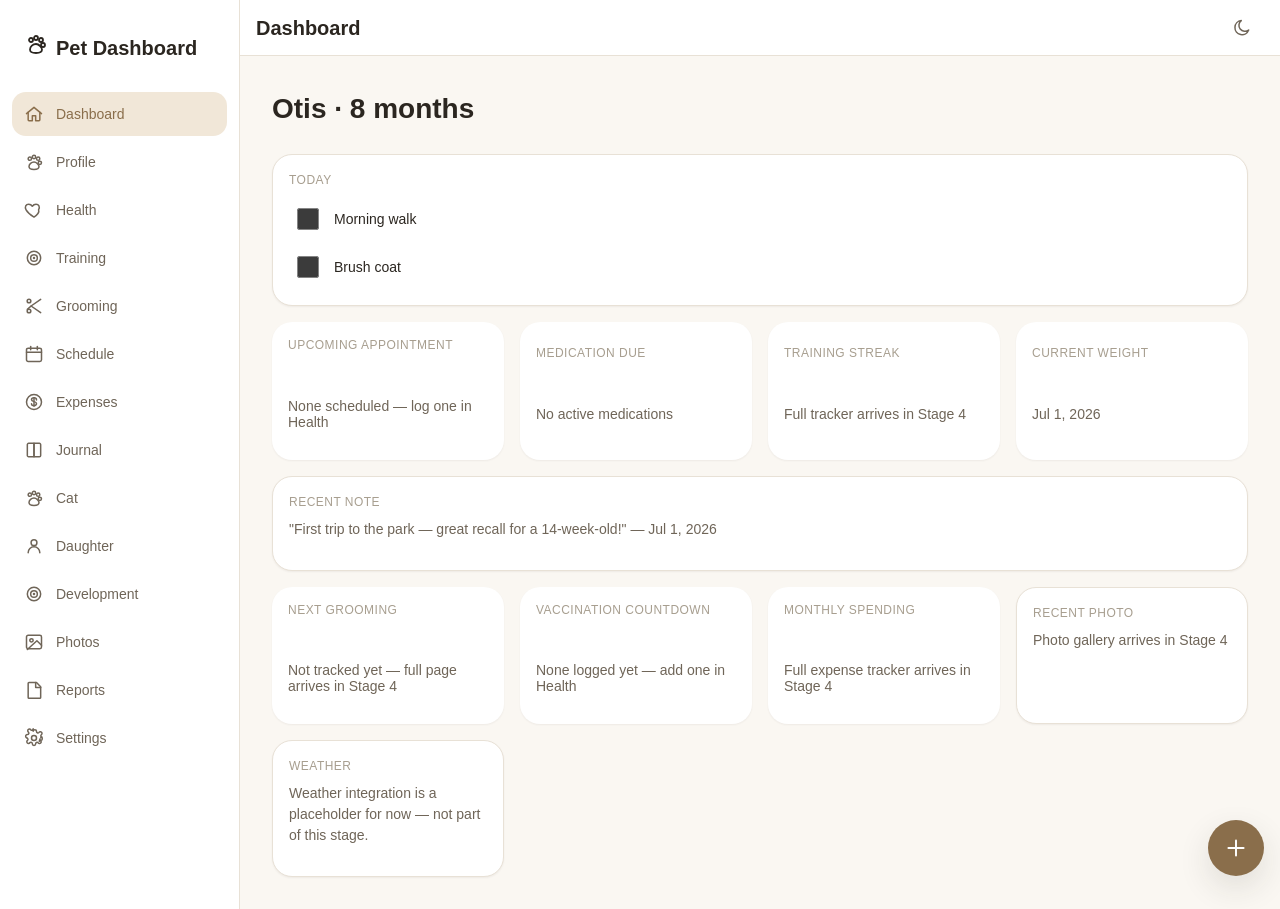
<file: index.html>
<!DOCTYPE html>
<html lang="en">
<head>
  <meta charset="UTF-8" />
  <meta name="viewport" content="width=device-width, initial-scale=1, viewport-fit=cover" />
  <title>Pet Dashboard</title>
  <meta name="description" content="A calm, complete home for your pet's health, training, grooming, and daily life." />

  <!-- PWA -->
  <link rel="manifest" href="manifest.json" />
  <meta name="theme-color" content="#FAF7F2" />
  <meta name="apple-mobile-web-app-capable" content="yes" />
  <meta name="apple-mobile-web-app-status-bar-style" content="default" />
  <meta name="apple-mobile-web-app-title" content="Pet Dashboard" />
  <link rel="apple-touch-icon" href="icons/icon-192.png" />
  <link rel="icon" type="image/png" sizes="192x192" href="icons/icon-192.png" />
  <link rel="icon" type="image/png" sizes="512x512" href="icons/icon-512.png" />

  <!-- Styles: order matters — tokens first, then layout, then components -->
  <link rel="stylesheet" href="css/variables.css" />
  <link rel="stylesheet" href="css/layout.css" />
  <link rel="stylesheet" href="css/cards.css" />
  <link rel="stylesheet" href="css/forms.css" />
  <link rel="stylesheet" href="css/mobile.css" />
  <link rel="stylesheet" href="css/dark.css" />
</head>
<body>
  <div id="app">
    <!-- Rendered entirely by js/app.js -->
    <noscript>Pet Dashboard needs JavaScript enabled to run.</noscript>
  </div>

  <script type="module" src="js/app.js"></script>
</body>
</html>
</file>
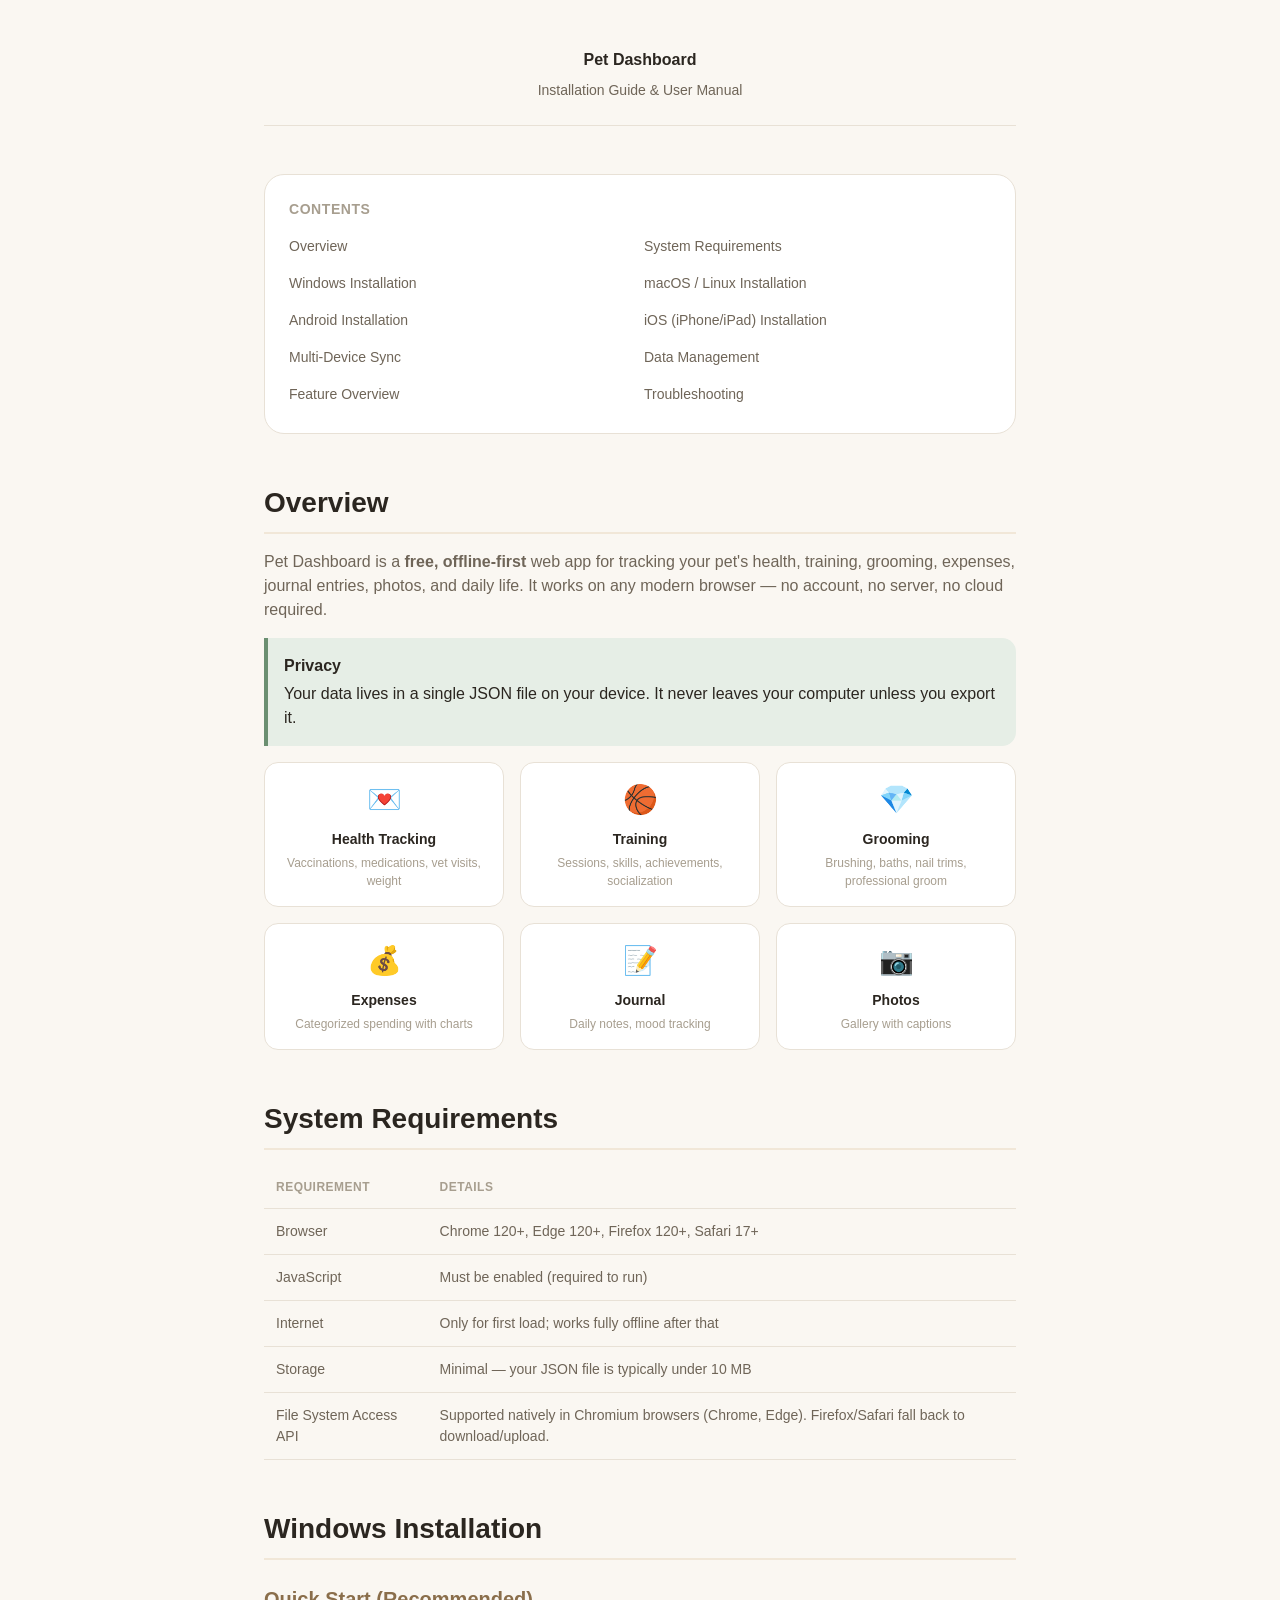
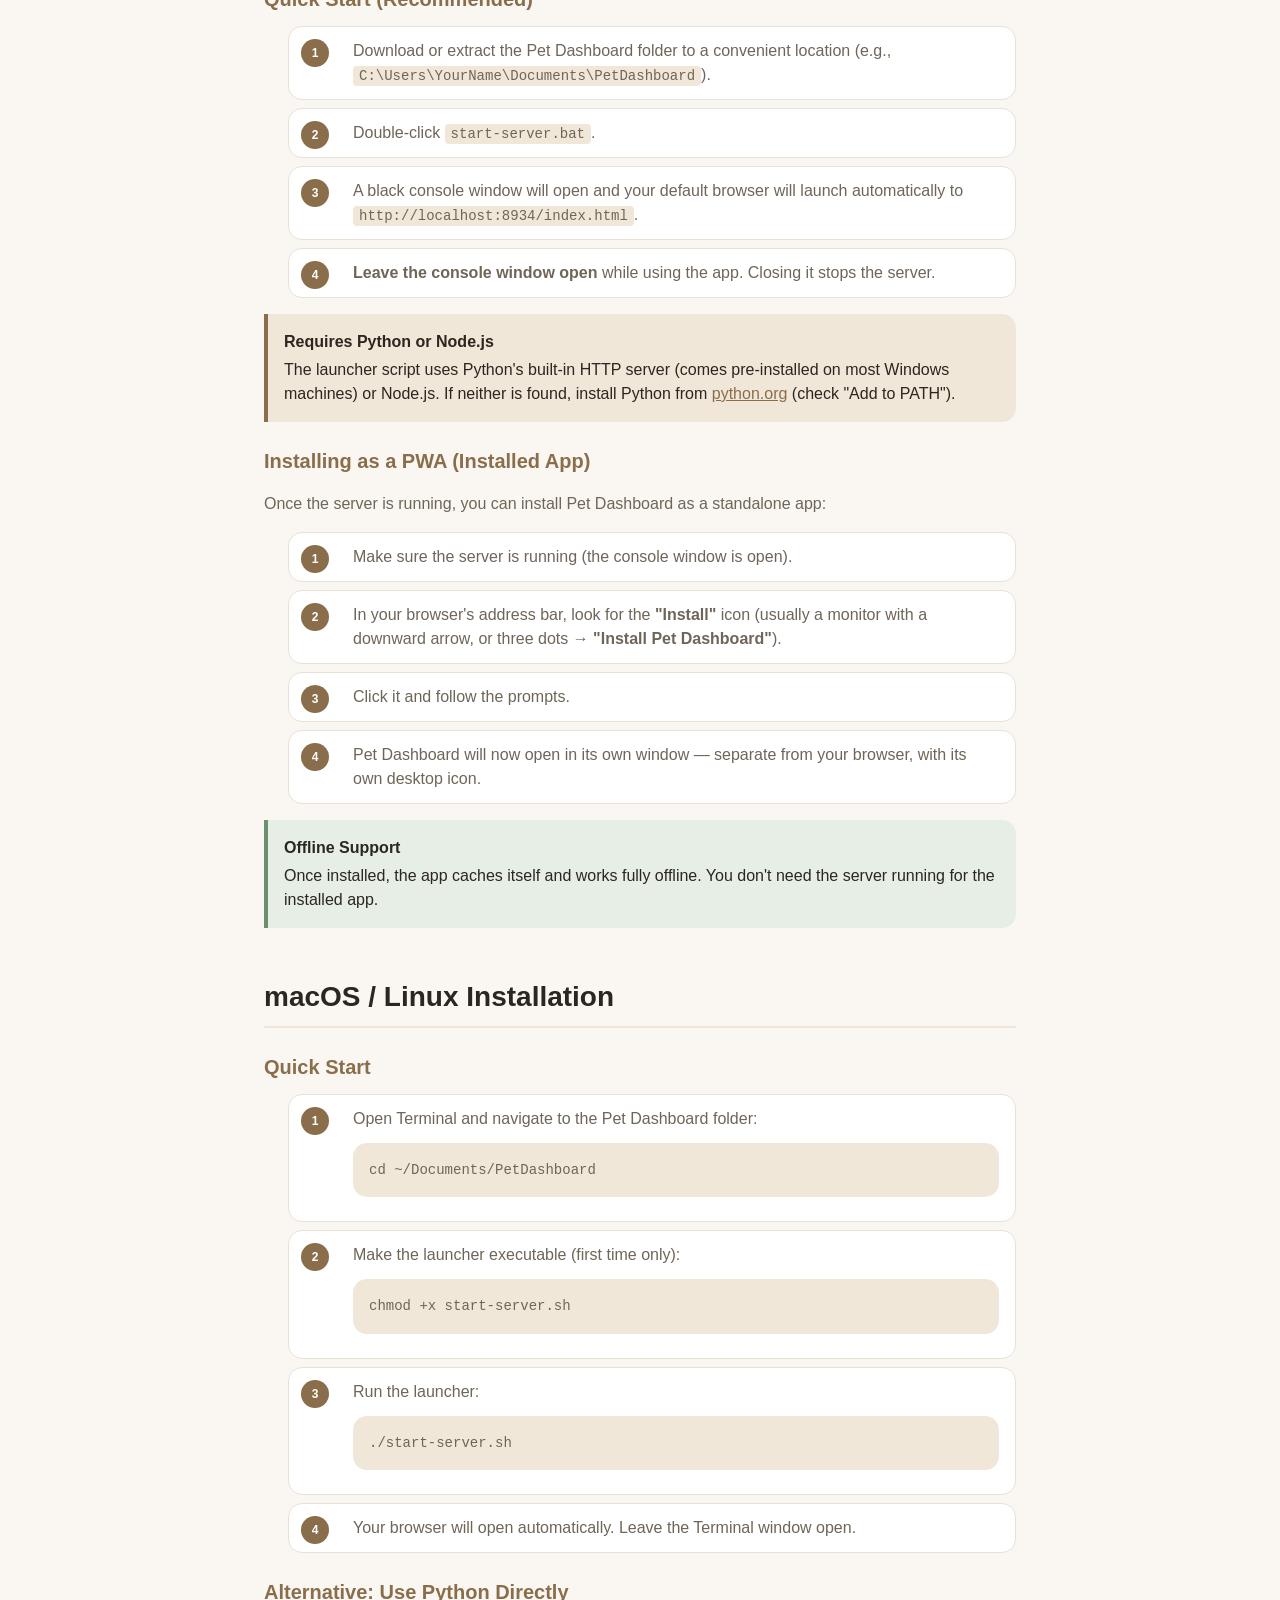
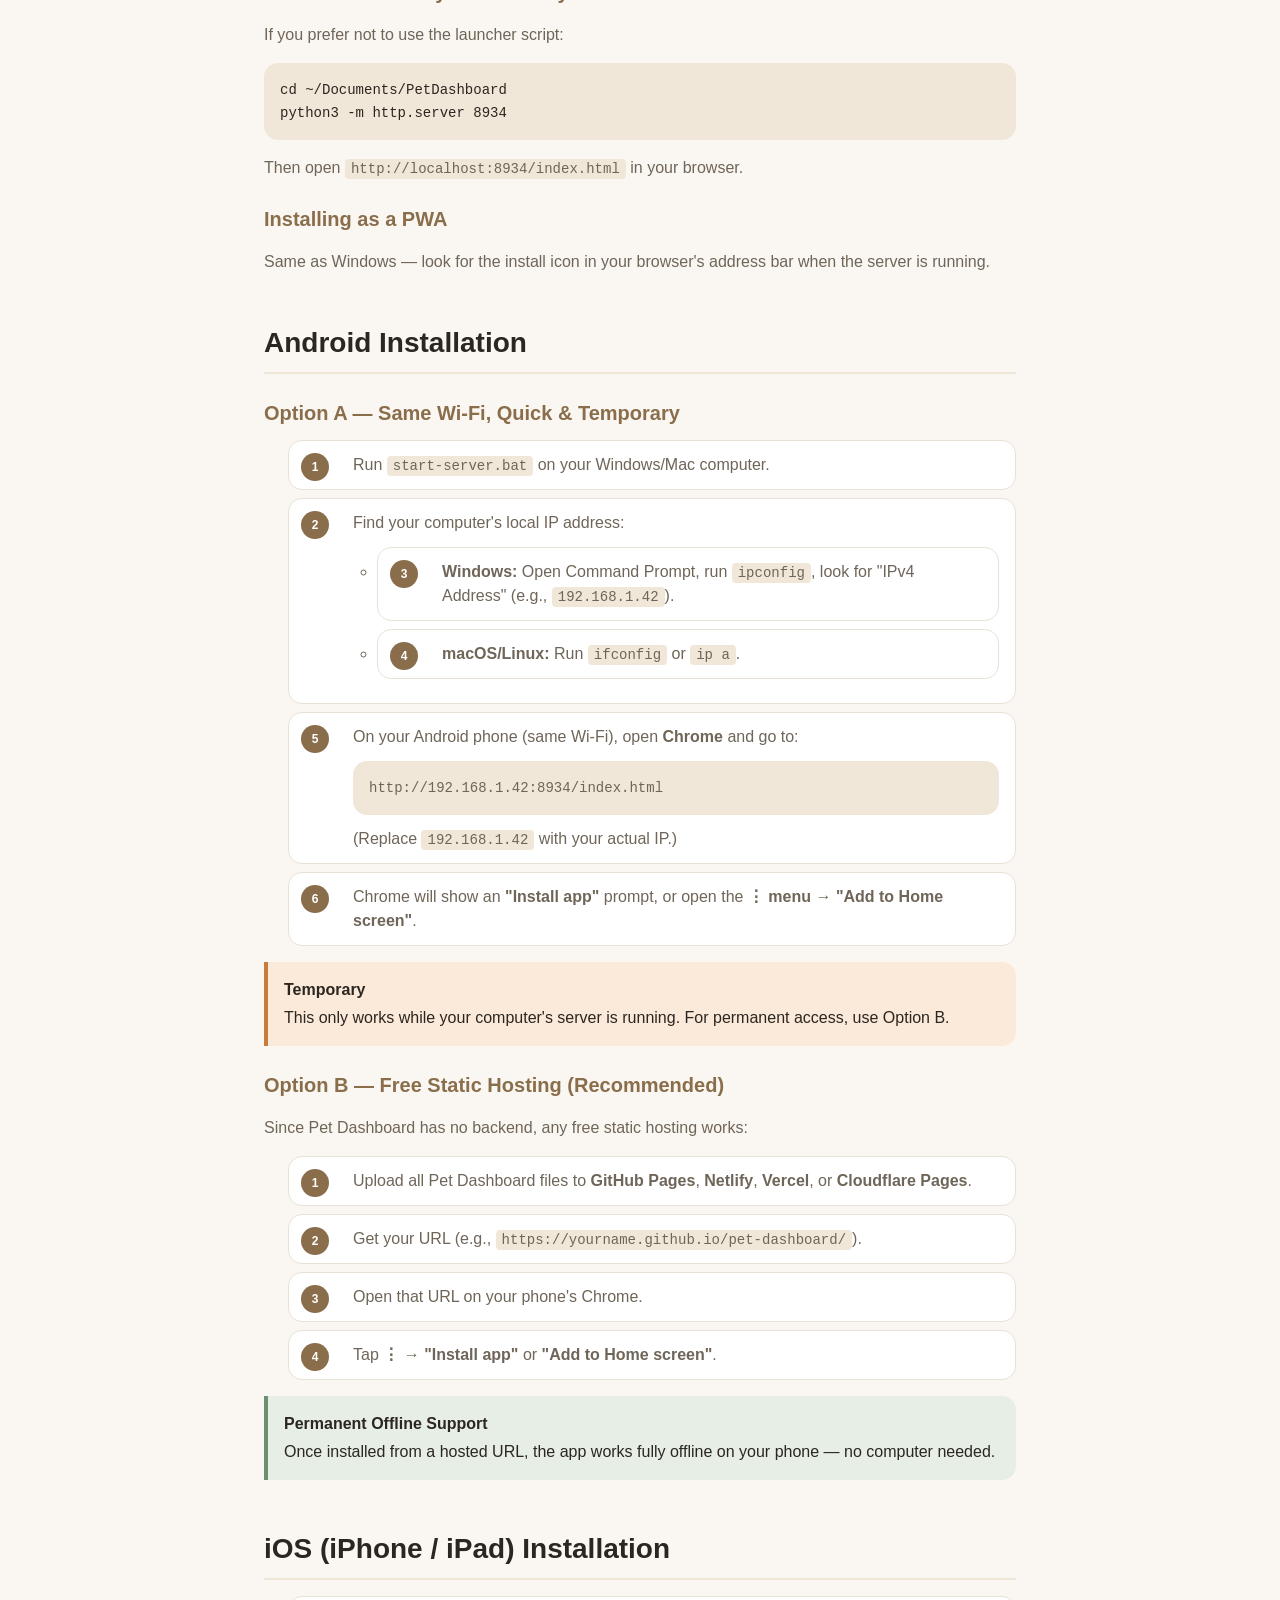
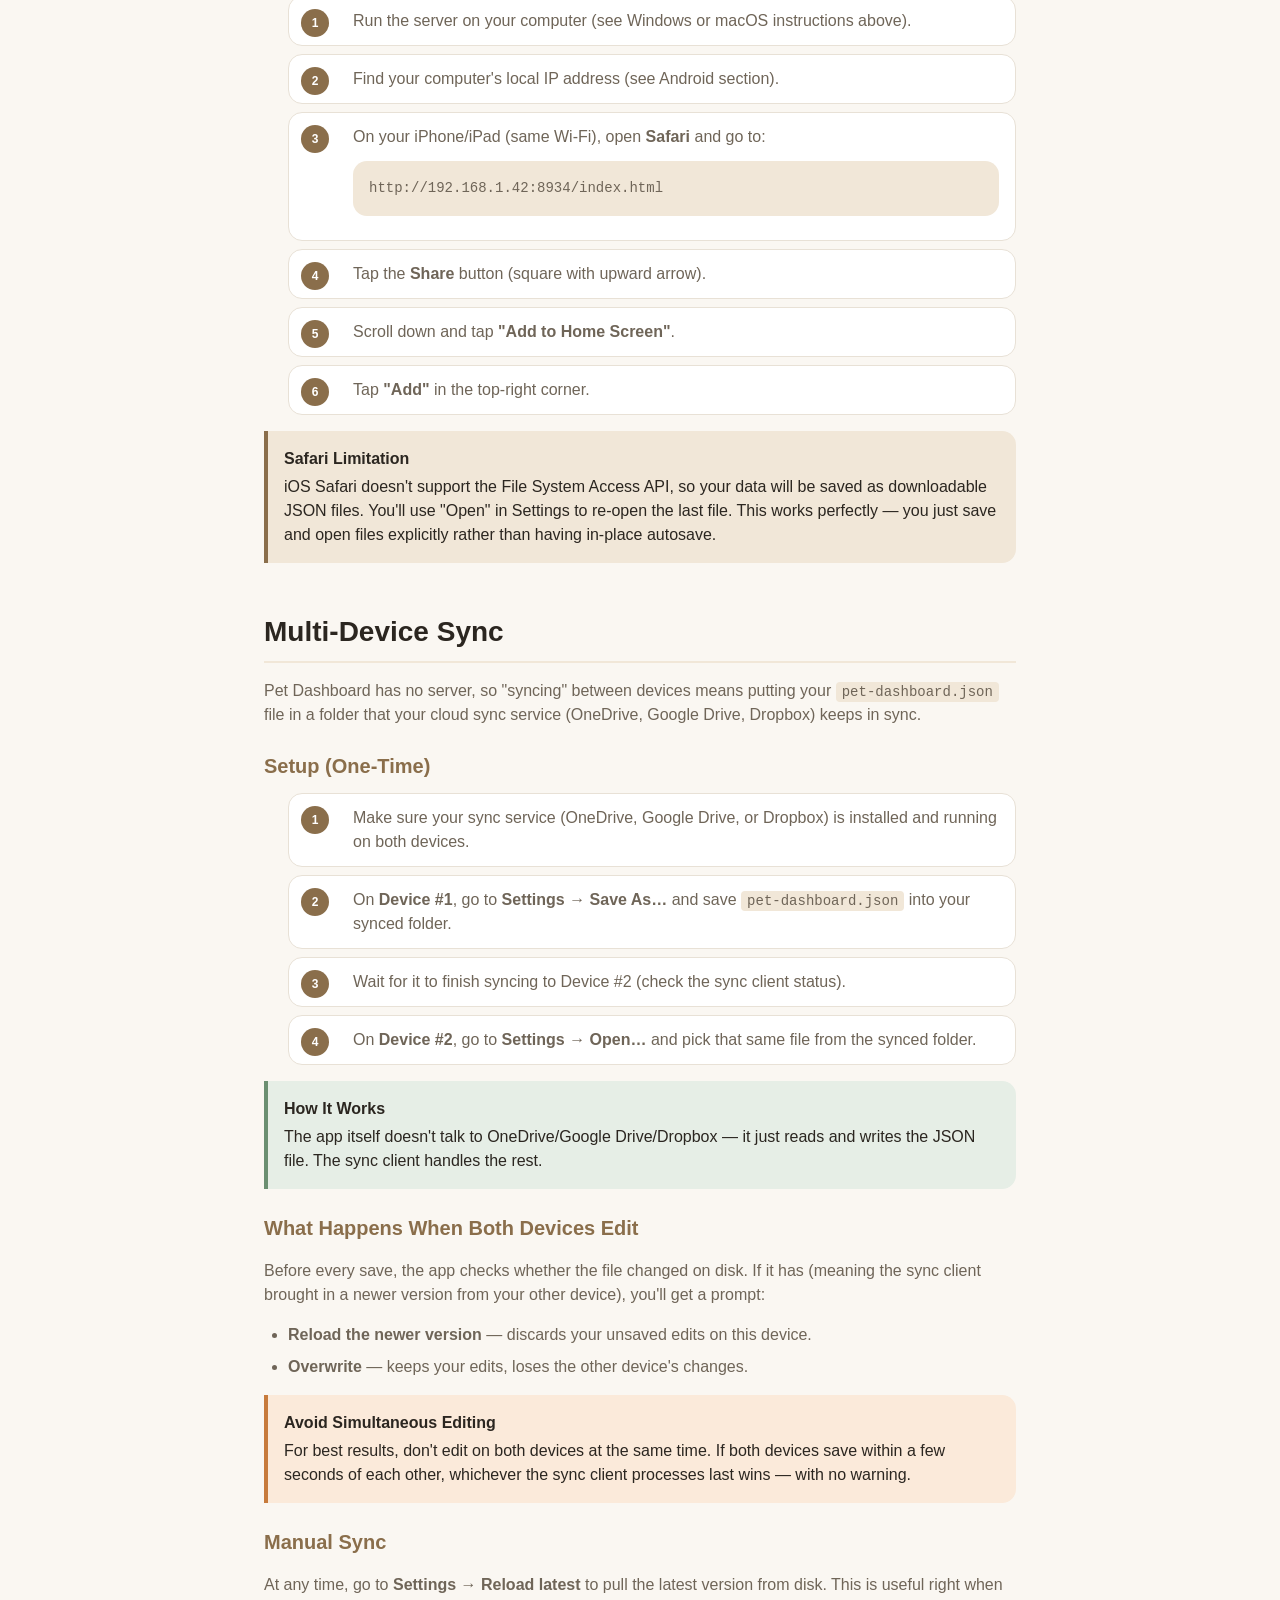
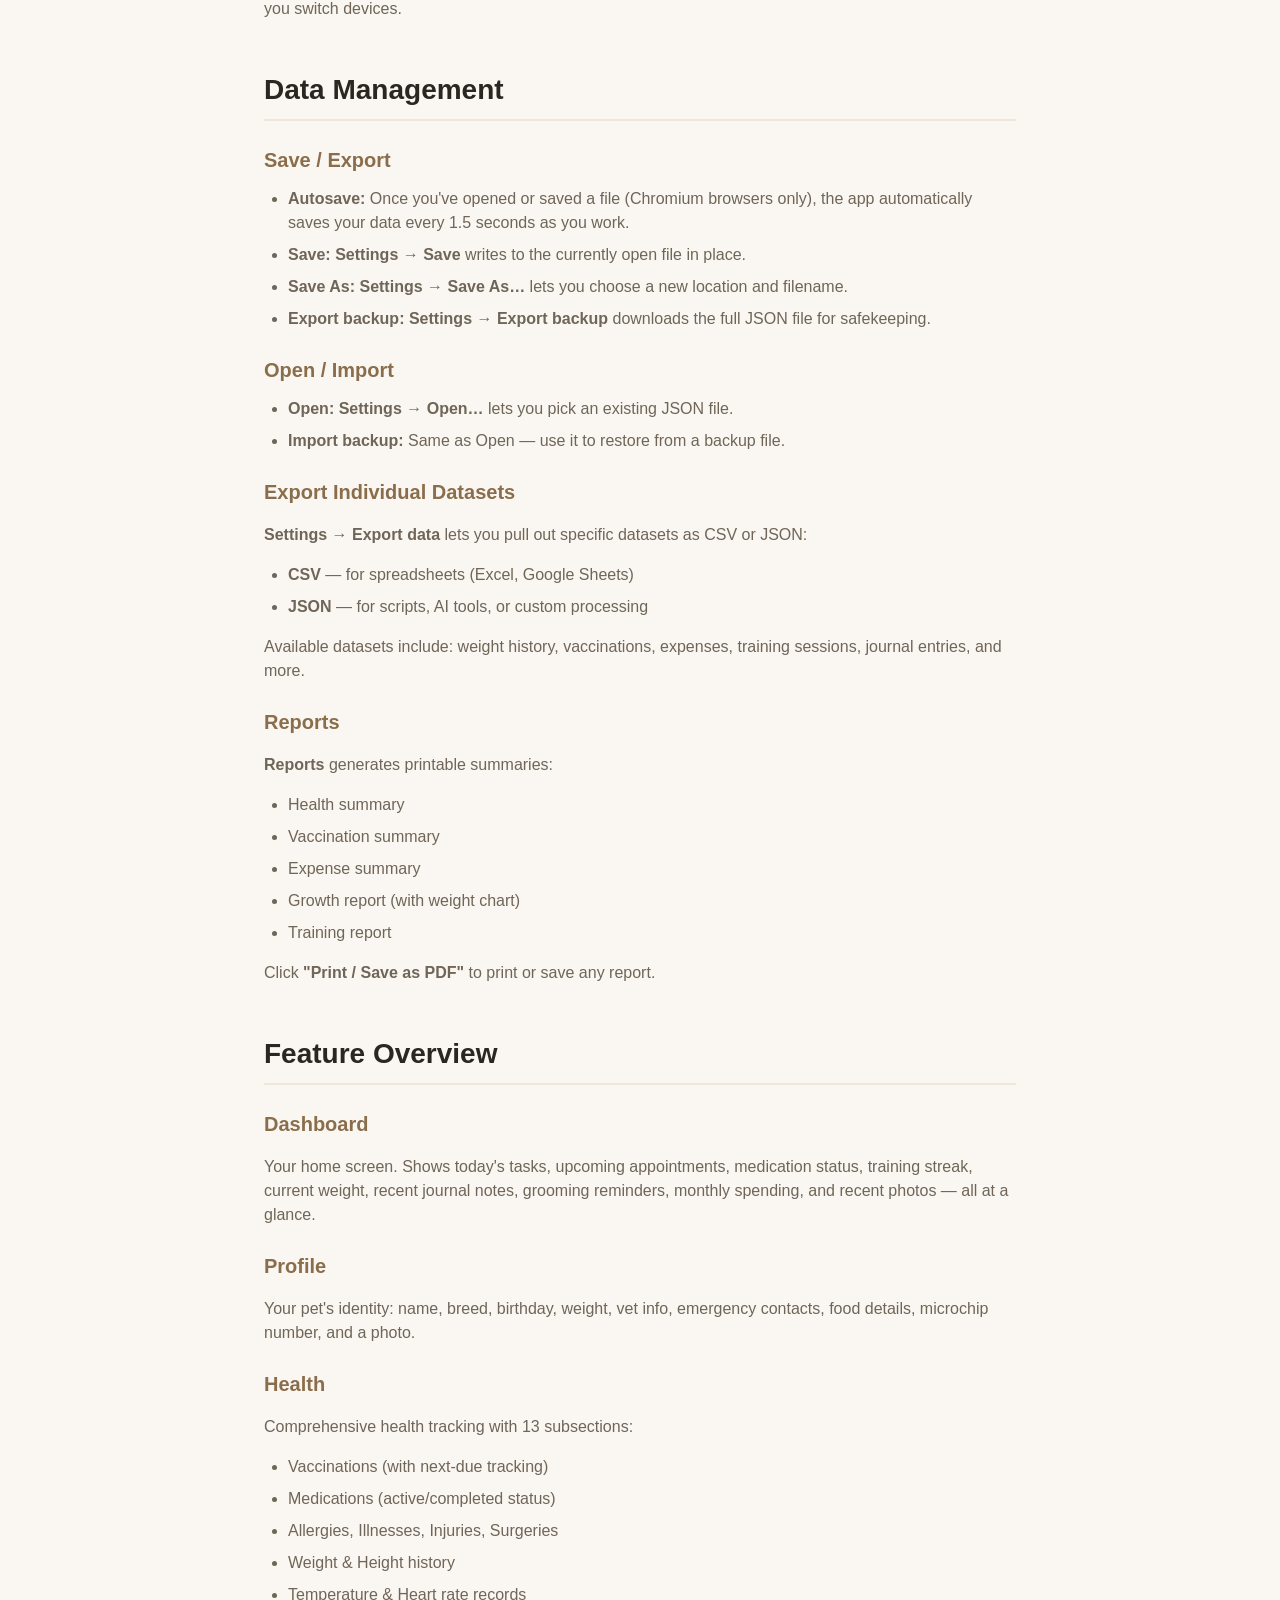
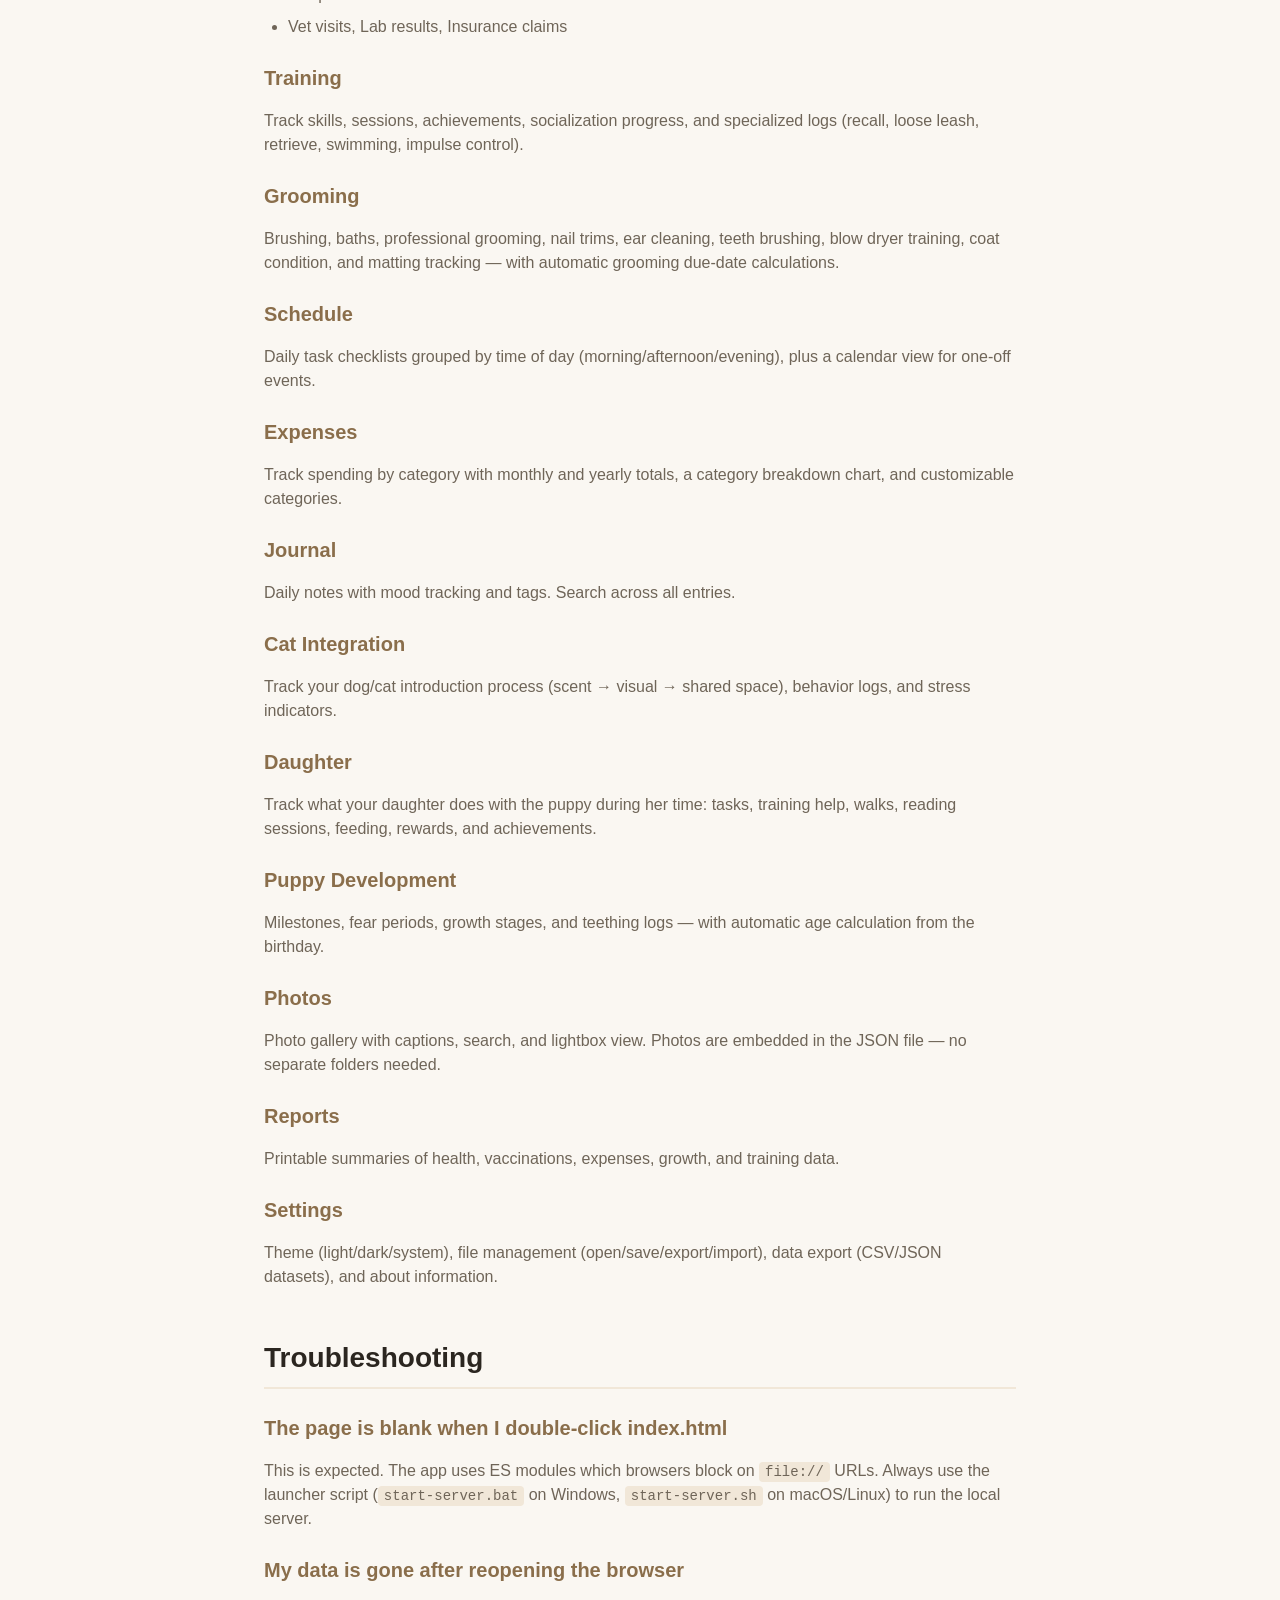
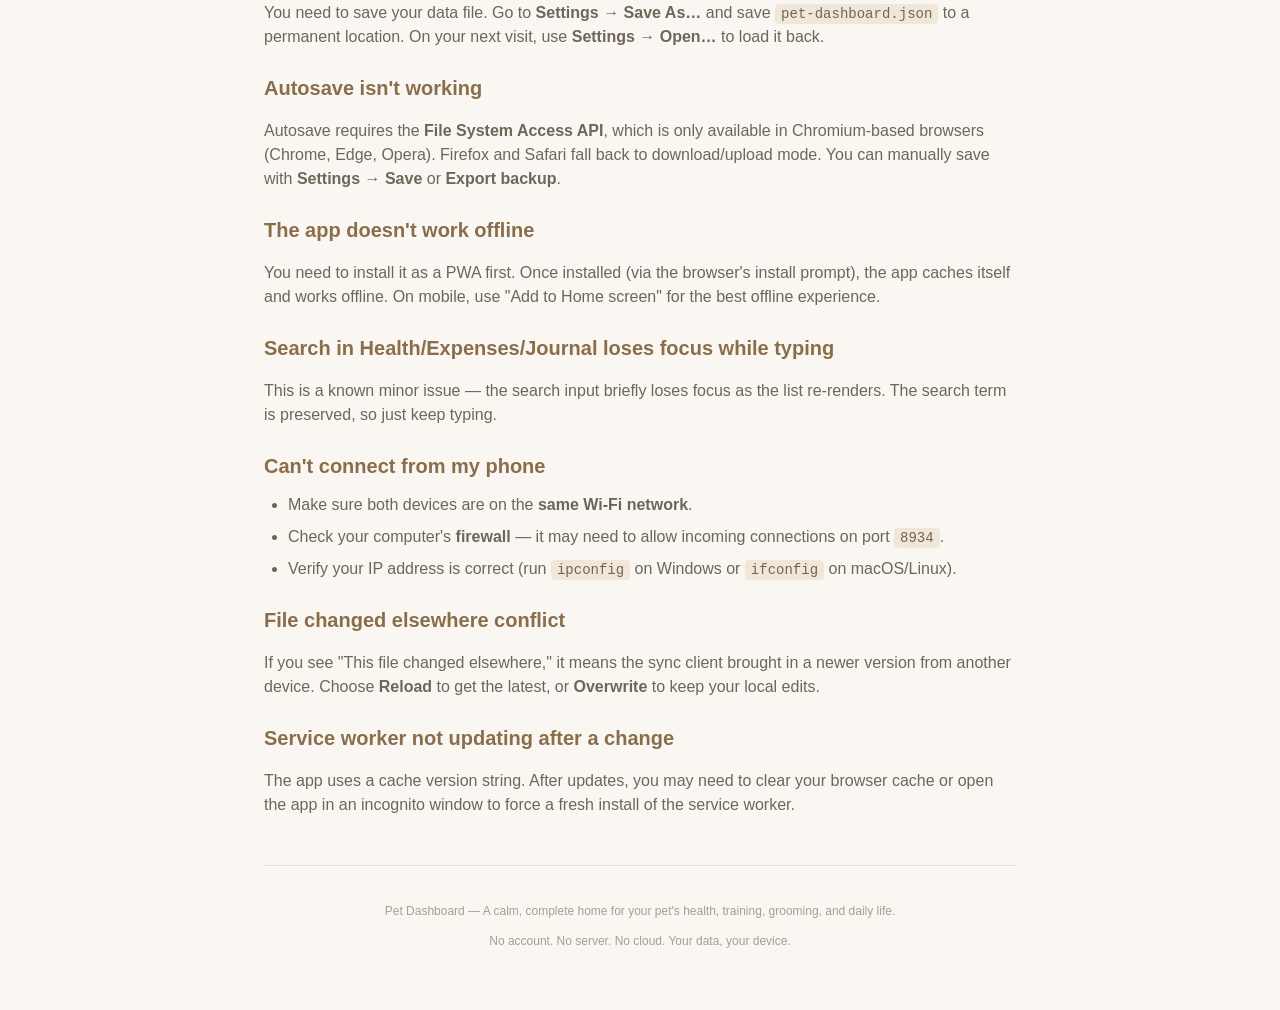
<file: INSTALLATION.html>
<!DOCTYPE html>
<html lang="en">
<head>
  <meta charset="UTF-8" />
  <meta name="viewport" content="width=device-width, initial-scale=1" />
  <title>Pet Dashboard — Installation &amp; User Guide</title>
  <style>
    /* ---- Design tokens (matches the app's variables.css) ---- */
    :root {
      --color-bg: #FAF7F2;
      --color-surface: #FFFFFF;
      --color-border: #E8E1D6;
      --color-text: #2B2620;
      --color-text-muted: #6F6558;
      --color-text-faint: #A79E8F;
      --color-primary: #8A6E4B;
      --color-primary-hover: #755A3A;
      --color-primary-soft: #F1E7D8;
      --color-accent: #6B8F71;
      --color-accent-soft: #E6EEE6;
      --color-warning: #C77B3C;
      --color-warning-soft: #FBEADA;
      --color-danger: #B4543E;
      --color-danger-soft: #F8E4DE;
      --shadow-sm: 0 1px 2px rgba(43, 38, 32, 0.06);
      --shadow-md: 0 4px 12px rgba(43, 38, 32, 0.08);
      --space-1: 0.25rem;
      --space-2: 0.5rem;
      --space-3: 0.75rem;
      --space-4: 1rem;
      --space-5: 1.5rem;
      --space-6: 2rem;
      --space-7: 3rem;
      --space-8: 4rem;
      --radius-md: 14px;
      --radius-lg: 20px;
      --font-family: -apple-system, BlinkMacSystemFont, "Segoe UI", Roboto,
        "Helvetica Neue", Arial, sans-serif;
      --font-size-xs: 0.75rem;
      --font-size-sm: 0.875rem;
      --font-size-md: 1rem;
      --font-size-lg: 1.25rem;
      --font-size-xl: 1.75rem;
      --line-height-normal: 1.5;
    }

    *, *::before, *::after { box-sizing: border-box; }

    html, body {
      height: 100%;
      margin: 0;
      padding: 0;
    }

    body {
      font-family: var(--font-family);
      background: var(--color-bg);
      color: var(--color-text);
      font-size: var(--font-size-md);
      line-height: var(--line-height-normal);
      -webkit-font-smoothing: antialiased;
    }

    a { color: var(--color-primary); text-decoration: underline; }
    a:hover { color: var(--color-primary-hover); }

    /* ---- Layout ---- */
    .guide {
      max-width: 800px;
      margin: 0 auto;
      padding: var(--space-7) var(--space-5);
    }

    .guide-header {
      text-align: center;
      margin-bottom: var(--space-7);
      padding-bottom: var(--space-5);
      border-bottom: 1px solid var(--color-border);
    }

    .guide-header h1 {
      font-size: var(--font-size-2xl);
      margin: 0 0 var(--space-2);
      color: var(--color-text);
    }

    .guide-header p {
      color: var(--color-text-muted);
      font-size: var(--font-size-sm);
      margin: 0;
    }

    /* ---- Sections ---- */
    .section {
      margin-bottom: var(--space-7);
    }

    .section h2 {
      font-size: var(--font-size-xl);
      margin: 0 0 var(--space-4);
      padding-bottom: var(--space-2);
      border-bottom: 2px solid var(--color-primary-soft);
    }

    .section h3 {
      font-size: var(--font-size-lg);
      margin: var(--space-5) 0 var(--space-3);
      color: var(--color-primary);
    }

    .section p, .section li {
      color: var(--color-text-muted);
    }

    .section ul, .section ol {
      padding-left: var(--space-5);
      margin: var(--space-3) 0;
    }

    .section li {
      margin-bottom: var(--space-2);
    }

    /* ---- Cards ---- */
    .card {
      background: var(--color-surface);
      border: 1px solid var(--color-border);
      border-radius: var(--radius-lg);
      padding: var(--space-5);
      box-shadow: var(--shadow-sm);
      margin-bottom: var(--space-4);
    }

    .card h4 {
      margin: 0 0 var(--space-3);
      font-size: var(--font-size-lg);
      color: var(--color-text);
    }

    /* ---- Steps ---- */
    .steps {
      counter-reset: step;
      list-style: none;
      padding: 0;
      margin: var(--space-3) 0;
    }

    .steps li {
      counter-increment: step;
      padding: var(--space-3) var(--space-4);
      margin-bottom: var(--space-2);
      background: var(--color-surface);
      border: 1px solid var(--color-border);
      border-radius: var(--radius-md);
      position: relative;
      padding-left: var(--space-8);
    }

    .steps li::before {
      content: counter(step);
      position: absolute;
      left: var(--space-3);
      top: var(--space-3);
      width: 28px;
      height: 28px;
      border-radius: 50%;
      background: var(--color-primary);
      color: #fff;
      display: flex;
      align-items: center;
      justify-content: center;
      font-size: var(--font-size-xs);
      font-weight: 700;
    }

    /* ---- Code blocks ---- */
    code {
      background: var(--color-primary-soft);
      padding: 2px 6px;
      border-radius: 4px;
      font-size: var(--font-size-sm);
      font-family: "Cascadia Code", "Fira Code", "Consolas", monospace;
    }

    pre {
      background: var(--color-primary-soft);
      padding: var(--space-4);
      border-radius: var(--radius-md);
      overflow-x: auto;
      font-size: var(--font-size-sm);
      line-height: 1.6;
      margin: var(--space-3) 0;
    }

    pre code {
      background: none;
      padding: 0;
    }

    /* ---- Callouts ---- */
    .callout {
      border-left: 4px solid var(--color-primary);
      background: var(--color-primary-soft);
      padding: var(--space-4);
      border-radius: 0 var(--radius-md) var(--radius-md) 0;
      margin: var(--space-4) 0;
    }

    .callout--success {
      border-left-color: var(--color-accent);
      background: var(--color-accent-soft);
    }

    .callout--warning {
      border-left-color: var(--color-warning);
      background: var(--color-warning-soft);
    }

    .callout--danger {
      border-left-color: var(--color-danger);
      background: var(--color-danger-soft);
    }

    .callout p {
      margin: 0;
      color: var(--color-text);
    }

    .callout strong {
      display: block;
      margin-bottom: var(--space-1);
    }

    /* ---- Tables ---- */
    table {
      width: 100%;
      border-collapse: collapse;
      margin: var(--space-3) 0;
    }

    th, td {
      text-align: left;
      padding: var(--space-3);
      border-bottom: 1px solid var(--color-border);
    }

    th {
      font-size: var(--font-size-xs);
      text-transform: uppercase;
      letter-spacing: 0.04em;
      color: var(--color-text-faint);
      font-weight: 600;
    }

    td {
      color: var(--color-text-muted);
      font-size: var(--font-size-sm);
    }

    /* ---- Feature grid ---- */
    .feature-grid {
      display: grid;
      grid-template-columns: repeat(auto-fill, minmax(220px, 1fr));
      gap: var(--space-4);
      margin: var(--space-4) 0;
    }

    .feature-item {
      background: var(--color-surface);
      border: 1px solid var(--color-border);
      border-radius: var(--radius-md);
      padding: var(--space-4);
      text-align: center;
    }

    .feature-item .icon {
      font-size: var(--font-size-xl);
      margin-bottom: var(--space-2);
    }

    .feature-item h4 {
      margin: 0 0 var(--space-1);
      font-size: var(--font-size-sm);
    }

    .feature-item p {
      font-size: var(--font-size-xs);
      color: var(--color-text-faint);
      margin: 0;
    }

    /* ---- Navigation ---- */
    .toc {
      background: var(--color-surface);
      border: 1px solid var(--color-border);
      border-radius: var(--radius-lg);
      padding: var(--space-5);
      margin-bottom: var(--space-7);
    }

    .toc h3 {
      font-size: var(--font-size-sm);
      text-transform: uppercase;
      letter-spacing: 0.04em;
      color: var(--color-text-faint);
      margin: 0 0 var(--space-3);
      font-weight: 600;
    }

    .toc ul {
      list-style: none;
      padding: 0;
      margin: 0;
      display: grid;
      grid-template-columns: 1fr 1fr;
      gap: var(--space-2);
    }

    .toc a {
      color: var(--color-text-muted);
      text-decoration: none;
      font-size: var(--font-size-sm);
      padding: var(--space-1) 0;
      display: block;
    }

    .toc a:hover {
      color: var(--color-primary);
    }

    /* ---- Footer ---- */
    .guide-footer {
      text-align: center;
      padding-top: var(--space-5);
      border-top: 1px solid var(--color-border);
      color: var(--color-text-faint);
      font-size: var(--font-size-xs);
    }

    /* ---- Print ---- */
    @media print {
      body { background: #fff; }
      .guide { max-width: none; padding: 0; }
      .toc { break-inside: avoid; }
      .card { break-inside: avoid; box-shadow: none; border: 1px solid #ccc; }
      a { color: inherit; text-decoration: none; }
    }

    /* ---- Responsive ---- */
    @media (max-width: 600px) {
      .guide { padding: var(--space-4) var(--space-3); }
      .toc ul { grid-template-columns: 1fr; }
      .feature-grid { grid-template-columns: 1fr; }
    }
  </style>
</head>
<body>
  <div class="guide">

    <div class="guide-header">
      <h1>Pet Dashboard</h1>
      <p>Installation Guide &amp; User Manual</p>
    </div>

    <!-- Table of Contents -->
    <nav class="toc">
      <h3>Contents</h3>
      <ul>
        <li><a href="#overview">Overview</a></li>
        <li><a href="#requirements">System Requirements</a></li>
        <li><a href="#windows">Windows Installation</a></li>
        <li><a href="#mac-linux">macOS / Linux Installation</a></li>
        <li><a href="#android">Android Installation</a></li>
        <li><a href="#ios">iOS (iPhone/iPad) Installation</a></li>
        <li><a href="#sync">Multi-Device Sync</a></li>
        <li><a href="#data">Data Management</a></li>
        <li><a href="#features">Feature Overview</a></li>
        <li><a href="#troubleshooting">Troubleshooting</a></li>
      </ul>
    </nav>

    <!-- Overview -->
    <div class="section" id="overview">
      <h2>Overview</h2>
      <p>Pet Dashboard is a <strong>free, offline-first</strong> web app for tracking your pet's health, training, grooming, expenses, journal entries, photos, and daily life. It works on any modern browser — no account, no server, no cloud required.</p>

      <div class="callout callout--success">
        <strong>Privacy</strong>
        Your data lives in a single JSON file on your device. It never leaves your computer unless you export it.
      </div>

      <div class="feature-grid">
        <div class="feature-item">
          <div class="icon">&#128140;</div>
          <h4>Health Tracking</h4>
          <p>Vaccinations, medications, vet visits, weight</p>
        </div>
        <div class="feature-item">
          <div class="icon">&#127936;</div>
          <h4>Training</h4>
          <p>Sessions, skills, achievements, socialization</p>
        </div>
        <div class="feature-item">
          <div class="icon">&#128142;</div>
          <h4>Grooming</h4>
          <p>Brushing, baths, nail trims, professional groom</p>
        </div>
        <div class="feature-item">
          <div class="icon">&#128176;</div>
          <h4>Expenses</h4>
          <p>Categorized spending with charts</p>
        </div>
        <div class="feature-item">
          <div class="icon">&#128221;</div>
          <h4>Journal</h4>
          <p>Daily notes, mood tracking</p>
        </div>
        <div class="feature-item">
          <div class="icon">&#128247;</div>
          <h4>Photos</h4>
          <p>Gallery with captions</p>
        </div>
      </div>
    </div>

    <!-- System Requirements -->
    <div class="section" id="requirements">
      <h2>System Requirements</h2>
      <table>
        <thead>
          <tr>
            <th>Requirement</th>
            <th>Details</th>
          </tr>
        </thead>
        <tbody>
          <tr>
            <td>Browser</td>
            <td>Chrome 120+, Edge 120+, Firefox 120+, Safari 17+</td>
          </tr>
          <tr>
            <td>JavaScript</td>
            <td>Must be enabled (required to run)</td>
          </tr>
          <tr>
            <td>Internet</td>
            <td>Only for first load; works fully offline after that</td>
          </tr>
          <tr>
            <td>Storage</td>
            <td>Minimal — your JSON file is typically under 10 MB</td>
          </tr>
          <tr>
            <td>File System Access API</td>
            <td>Supported natively in Chromium browsers (Chrome, Edge). Firefox/Safari fall back to download/upload.</td>
          </tr>
        </tbody>
      </table>
    </div>

    <!-- Windows Installation -->
    <div class="section" id="windows">
      <h2>Windows Installation</h2>

      <h3>Quick Start (Recommended)</h3>
      <ol class="steps">
        <li>Download or extract the Pet Dashboard folder to a convenient location (e.g., <code>C:\Users\YourName\Documents\PetDashboard</code>).</li>
        <li>Double-click <code>start-server.bat</code>.</li>
        <li>A black console window will open and your default browser will launch automatically to <code>http://localhost:8934/index.html</code>.</li>
        <li><strong>Leave the console window open</strong> while using the app. Closing it stops the server.</li>
      </ol>

      <div class="callout">
        <strong>Requires Python or Node.js</strong>
        The launcher script uses Python's built-in HTTP server (comes pre-installed on most Windows machines) or Node.js. If neither is found, install Python from <a href="https://python.org" target="_blank">python.org</a> (check "Add to PATH").
      </div>

      <h3>Installing as a PWA (Installed App)</h3>
      <p>Once the server is running, you can install Pet Dashboard as a standalone app:</p>
      <ol class="steps">
        <li>Make sure the server is running (the console window is open).</li>
        <li>In your browser's address bar, look for the <strong>"Install"</strong> icon (usually a monitor with a downward arrow, or three dots → <strong>"Install Pet Dashboard"</strong>).</li>
        <li>Click it and follow the prompts.</li>
        <li>Pet Dashboard will now open in its own window — separate from your browser, with its own desktop icon.</li>
      </ol>

      <div class="callout callout--success">
        <strong>Offline Support</strong>
        Once installed, the app caches itself and works fully offline. You don't need the server running for the installed app.
      </div>
    </div>

    <!-- macOS / Linux Installation -->
    <div class="section" id="mac-linux">
      <h2>macOS / Linux Installation</h2>

      <h3>Quick Start</h3>
      <ol class="steps">
        <li>Open Terminal and navigate to the Pet Dashboard folder:
          <pre><code>cd ~/Documents/PetDashboard</code></pre>
        </li>
        <li>Make the launcher executable (first time only):
          <pre><code>chmod +x start-server.sh</code></pre>
        </li>
        <li>Run the launcher:
          <pre><code>./start-server.sh</code></pre>
        </li>
        <li>Your browser will open automatically. Leave the Terminal window open.</li>
      </ol>

      <h3>Alternative: Use Python Directly</h3>
      <p>If you prefer not to use the launcher script:</p>
      <pre><code>cd ~/Documents/PetDashboard
python3 -m http.server 8934</code></pre>
      <p>Then open <code>http://localhost:8934/index.html</code> in your browser.</p>

      <h3>Installing as a PWA</h3>
      <p>Same as Windows — look for the install icon in your browser's address bar when the server is running.</p>
    </div>

    <!-- Android Installation -->
    <div class="section" id="android">
      <h2>Android Installation</h2>

      <h3>Option A — Same Wi-Fi, Quick &amp; Temporary</h3>
      <ol class="steps">
        <li>Run <code>start-server.bat</code> on your Windows/Mac computer.</li>
        <li>Find your computer's local IP address:
          <ul>
            <li><strong>Windows:</strong> Open Command Prompt, run <code>ipconfig</code>, look for "IPv4 Address" (e.g., <code>192.168.1.42</code>).</li>
            <li><strong>macOS/Linux:</strong> Run <code>ifconfig</code> or <code>ip a</code>.</li>
          </ul>
        </li>
        <li>On your Android phone (same Wi-Fi), open <strong>Chrome</strong> and go to:
          <pre><code>http://192.168.1.42:8934/index.html</code></pre>
          (Replace <code>192.168.1.42</code> with your actual IP.)
        </li>
        <li>Chrome will show an <strong>"Install app"</strong> prompt, or open the <strong>⋮ menu → "Add to Home screen"</strong>.</li>
      </ol>

      <div class="callout callout--warning">
        <strong>Temporary</strong>
        This only works while your computer's server is running. For permanent access, use Option B.
      </div>

      <h3>Option B — Free Static Hosting (Recommended)</h3>
      <p>Since Pet Dashboard has no backend, any free static hosting works:</p>
      <ol class="steps">
        <li>Upload all Pet Dashboard files to <strong>GitHub Pages</strong>, <strong>Netlify</strong>, <strong>Vercel</strong>, or <strong>Cloudflare Pages</strong>.</li>
        <li>Get your URL (e.g., <code>https://yourname.github.io/pet-dashboard/</code>).</li>
        <li>Open that URL on your phone's Chrome.</li>
        <li>Tap <strong>⋮ → "Install app"</strong> or <strong>"Add to Home screen"</strong>.</li>
      </ol>

      <div class="callout callout--success">
        <strong>Permanent Offline Support</strong>
        Once installed from a hosted URL, the app works fully offline on your phone — no computer needed.
      </div>
    </div>

    <!-- iOS Installation -->
    <div class="section" id="ios">
      <h2>iOS (iPhone / iPad) Installation</h2>
      <ol class="steps">
        <li>Run the server on your computer (see Windows or macOS instructions above).</li>
        <li>Find your computer's local IP address (see Android section).</li>
        <li>On your iPhone/iPad (same Wi-Fi), open <strong>Safari</strong> and go to:
          <pre><code>http://192.168.1.42:8934/index.html</code></pre>
        </li>
        <li>Tap the <strong>Share</strong> button (square with upward arrow).</li>
        <li>Scroll down and tap <strong>"Add to Home Screen"</strong>.</li>
        <li>Tap <strong>"Add"</strong> in the top-right corner.</li>
      </ol>

      <div class="callout">
        <strong>Safari Limitation</strong>
        iOS Safari doesn't support the File System Access API, so your data will be saved as downloadable JSON files. You'll use "Open" in Settings to re-open the last file. This works perfectly — you just save and open files explicitly rather than having in-place autosave.
      </div>
    </div>

    <!-- Multi-Device Sync -->
    <div class="section" id="sync">
      <h2>Multi-Device Sync</h2>
      <p>Pet Dashboard has no server, so "syncing" between devices means putting your <code>pet-dashboard.json</code> file in a folder that your cloud sync service (OneDrive, Google Drive, Dropbox) keeps in sync.</p>

      <h3>Setup (One-Time)</h3>
      <ol class="steps">
        <li>Make sure your sync service (OneDrive, Google Drive, or Dropbox) is installed and running on both devices.</li>
        <li>On <strong>Device #1</strong>, go to <strong>Settings → Save As…</strong> and save <code>pet-dashboard.json</code> into your synced folder.</li>
        <li>Wait for it to finish syncing to Device #2 (check the sync client status).</li>
        <li>On <strong>Device #2</strong>, go to <strong>Settings → Open…</strong> and pick that same file from the synced folder.</li>
      </ol>

      <div class="callout callout--success">
        <strong>How It Works</strong>
        The app itself doesn't talk to OneDrive/Google Drive/Dropbox — it just reads and writes the JSON file. The sync client handles the rest.
      </div>

      <h3>What Happens When Both Devices Edit</h3>
      <p>Before every save, the app checks whether the file changed on disk. If it has (meaning the sync client brought in a newer version from your other device), you'll get a prompt:</p>
      <ul>
        <li><strong>Reload the newer version</strong> — discards your unsaved edits on this device.</li>
        <li><strong>Overwrite</strong> — keeps your edits, loses the other device's changes.</li>
      </ul>

      <div class="callout callout--warning">
        <strong>Avoid Simultaneous Editing</strong>
        For best results, don't edit on both devices at the same time. If both devices save within a few seconds of each other, whichever the sync client processes last wins — with no warning.
      </div>

      <h3>Manual Sync</h3>
      <p>At any time, go to <strong>Settings → Reload latest</strong> to pull the latest version from disk. This is useful right when you switch devices.</p>
    </div>

    <!-- Data Management -->
    <div class="section" id="data">
      <h2>Data Management</h2>

      <h3>Save / Export</h3>
      <ul>
        <li><strong>Autosave:</strong> Once you've opened or saved a file (Chromium browsers only), the app automatically saves your data every 1.5 seconds as you work.</li>
        <li><strong>Save:</strong> <strong>Settings → Save</strong> writes to the currently open file in place.</li>
        <li><strong>Save As:</strong> <strong>Settings → Save As…</strong> lets you choose a new location and filename.</li>
        <li><strong>Export backup:</strong> <strong>Settings → Export backup</strong> downloads the full JSON file for safekeeping.</li>
      </ul>

      <h3>Open / Import</h3>
      <ul>
        <li><strong>Open:</strong> <strong>Settings → Open…</strong> lets you pick an existing JSON file.</li>
        <li><strong>Import backup:</strong> Same as Open — use it to restore from a backup file.</li>
      </ul>

      <h3>Export Individual Datasets</h3>
      <p><strong>Settings → Export data</strong> lets you pull out specific datasets as CSV or JSON:</p>
      <ul>
        <li><strong>CSV</strong> — for spreadsheets (Excel, Google Sheets)</li>
        <li><strong>JSON</strong> — for scripts, AI tools, or custom processing</li>
      </ul>
      <p>Available datasets include: weight history, vaccinations, expenses, training sessions, journal entries, and more.</p>

      <h3>Reports</h3>
      <p><strong>Reports</strong> generates printable summaries:</p>
      <ul>
        <li>Health summary</li>
        <li>Vaccination summary</li>
        <li>Expense summary</li>
        <li>Growth report (with weight chart)</li>
        <li>Training report</li>
      </ul>
      <p>Click <strong>"Print / Save as PDF"</strong> to print or save any report.</p>
    </div>

    <!-- Feature Overview -->
    <div class="section" id="features">
      <h2>Feature Overview</h2>

      <h3>Dashboard</h3>
      <p>Your home screen. Shows today's tasks, upcoming appointments, medication status, training streak, current weight, recent journal notes, grooming reminders, monthly spending, and recent photos — all at a glance.</p>

      <h3>Profile</h3>
      <p>Your pet's identity: name, breed, birthday, weight, vet info, emergency contacts, food details, microchip number, and a photo.</p>

      <h3>Health</h3>
      <p>Comprehensive health tracking with 13 subsections:</p>
      <ul>
        <li>Vaccinations (with next-due tracking)</li>
        <li>Medications (active/completed status)</li>
        <li>Allergies, Illnesses, Injuries, Surgeries</li>
        <li>Weight &amp; Height history</li>
        <li>Temperature &amp; Heart rate records</li>
        <li>Vet visits, Lab results, Insurance claims</li>
      </ul>

      <h3>Training</h3>
      <p>Track skills, sessions, achievements, socialization progress, and specialized logs (recall, loose leash, retrieve, swimming, impulse control).</p>

      <h3>Grooming</h3>
      <p>Brushing, baths, professional grooming, nail trims, ear cleaning, teeth brushing, blow dryer training, coat condition, and matting tracking — with automatic grooming due-date calculations.</p>

      <h3>Schedule</h3>
      <p>Daily task checklists grouped by time of day (morning/afternoon/evening), plus a calendar view for one-off events.</p>

      <h3>Expenses</h3>
      <p>Track spending by category with monthly and yearly totals, a category breakdown chart, and customizable categories.</p>

      <h3>Journal</h3>
      <p>Daily notes with mood tracking and tags. Search across all entries.</p>

      <h3>Cat Integration</h3>
      <p>Track your dog/cat introduction process (scent → visual → shared space), behavior logs, and stress indicators.</p>

      <h3>Daughter</h3>
      <p>Track what your daughter does with the puppy during her time: tasks, training help, walks, reading sessions, feeding, rewards, and achievements.</p>

      <h3>Puppy Development</h3>
      <p>Milestones, fear periods, growth stages, and teething logs — with automatic age calculation from the birthday.</p>

      <h3>Photos</h3>
      <p>Photo gallery with captions, search, and lightbox view. Photos are embedded in the JSON file — no separate folders needed.</p>

      <h3>Reports</h3>
      <p>Printable summaries of health, vaccinations, expenses, growth, and training data.</p>

      <h3>Settings</h3>
      <p>Theme (light/dark/system), file management (open/save/export/import), data export (CSV/JSON datasets), and about information.</p>
    </div>

    <!-- Troubleshooting -->
    <div class="section" id="troubleshooting">
      <h2>Troubleshooting</h2>

      <h3>The page is blank when I double-click index.html</h3>
      <p>This is expected. The app uses ES modules which browsers block on <code>file://</code> URLs. Always use the launcher script (<code>start-server.bat</code> on Windows, <code>start-server.sh</code> on macOS/Linux) to run the local server.</p>

      <h3>My data is gone after reopening the browser</h3>
      <p>You need to save your data file. Go to <strong>Settings → Save As…</strong> and save <code>pet-dashboard.json</code> to a permanent location. On your next visit, use <strong>Settings → Open…</strong> to load it back.</p>

      <h3>Autosave isn't working</h3>
      <p>Autosave requires the <strong>File System Access API</strong>, which is only available in Chromium-based browsers (Chrome, Edge, Opera). Firefox and Safari fall back to download/upload mode. You can manually save with <strong>Settings → Save</strong> or <strong>Export backup</strong>.</p>

      <h3>The app doesn't work offline</h3>
      <p>You need to install it as a PWA first. Once installed (via the browser's install prompt), the app caches itself and works offline. On mobile, use "Add to Home screen" for the best offline experience.</p>

      <h3>Search in Health/Expenses/Journal loses focus while typing</h3>
      <p>This is a known minor issue — the search input briefly loses focus as the list re-renders. The search term is preserved, so just keep typing.</p>

      <h3>Can't connect from my phone</h3>
      <ul>
        <li>Make sure both devices are on the <strong>same Wi-Fi network</strong>.</li>
        <li>Check your computer's <strong>firewall</strong> — it may need to allow incoming connections on port <code>8934</code>.</li>
        <li>Verify your IP address is correct (run <code>ipconfig</code> on Windows or <code>ifconfig</code> on macOS/Linux).</li>
      </ul>

      <h3>File changed elsewhere conflict</h3>
      <p>If you see "This file changed elsewhere," it means the sync client brought in a newer version from another device. Choose <strong>Reload</strong> to get the latest, or <strong>Overwrite</strong> to keep your local edits.</p>

      <h3>Service worker not updating after a change</h3>
      <p>The app uses a cache version string. After updates, you may need to clear your browser cache or open the app in an incognito window to force a fresh install of the service worker.</p>
    </div>

    <!-- Footer -->
    <div class="guide-footer">
      <p>Pet Dashboard — A calm, complete home for your pet's health, training, grooming, and daily life.</p>
      <p style="margin-top: var(--space-2);">No account. No server. No cloud. Your data, your device.</p>
    </div>

  </div>
</body>
</html>
</file>
<file: css/variables.css>
/*
  variables.css
  Design tokens. Every color, spacing, and type value used anywhere in the
  app should come from here — never hard-code a hex value or px size in
  another stylesheet. This is what makes theming and future redesigns cheap.
*/

:root {
  /* ---- Color: warm earth-tone palette, light mode ---- */
  --color-bg:            #FAF7F2;
  --color-surface:       #FFFFFF;
  --color-surface-raised:#FFFFFF;
  --color-border:        #E8E1D6;
  --color-text:          #2B2620;
  --color-text-muted:    #6F6558;
  --color-text-faint:    #A79E8F;

  --color-primary:       #8A6E4B;   /* warm umber */
  --color-primary-hover: #755A3A;
  --color-primary-soft:  #F1E7D8;

  --color-accent:        #6B8F71;   /* sage green, for success/positive */
  --color-accent-soft:   #E6EEE6;

  --color-warning:       #C77B3C;
  --color-warning-soft:  #FBEADA;

  --color-danger:        #B4543E;
  --color-danger-soft:   #F8E4DE;

  --color-info:          #5B7C99;
  --color-info-soft:     #E6EDF3;

  --shadow-sm: 0 1px 2px rgba(43, 38, 32, 0.06);
  --shadow-md: 0 4px 12px rgba(43, 38, 32, 0.08);
  --shadow-lg: 0 12px 32px rgba(43, 38, 32, 0.12);

  /* ---- Spacing scale (rem) ---- */
  --space-1: 0.25rem;
  --space-2: 0.5rem;
  --space-3: 0.75rem;
  --space-4: 1rem;
  --space-5: 1.5rem;
  --space-6: 2rem;
  --space-7: 3rem;
  --space-8: 4rem;

  /* ---- Radius ---- */
  --radius-sm: 8px;
  --radius-md: 14px;
  --radius-lg: 20px;
  --radius-full: 999px;

  /* ---- Typography ---- */
  --font-family: -apple-system, BlinkMacSystemFont, "Segoe UI", Roboto,
    "Helvetica Neue", Arial, sans-serif;
  --font-size-xs: 0.75rem;
  --font-size-sm: 0.875rem;
  --font-size-md: 1rem;
  --font-size-lg: 1.25rem;
  --font-size-xl: 1.75rem;
  --font-size-2xl: 2.25rem;
  --line-height-tight: 1.2;
  --line-height-normal: 1.5;

  /* ---- Layout ---- */
  --sidebar-width: 240px;
  --bottom-nav-height: 64px;
  --header-height: 56px;
  --touch-target-min: 44px;

  /* ---- Motion ---- */
  --transition-fast: 120ms ease;
  --transition-normal: 220ms ease;

  /* ---- Z-index scale ---- */
  --z-nav: 100;
  --z-fab: 150;
  --z-modal: 300;
  --z-toast: 400;
}

/* ---- Dark mode: system preference ---- */
@media (prefers-color-scheme: dark) {
  :root:not([data-theme="light"]) {
    --color-bg:             #1C1A17;
    --color-surface:        #262320;
    --color-surface-raised: #2E2A26;
    --color-border:         #3A3530;
    --color-text:           #F2EDE4;
    --color-text-muted:     #B8AE9E;
    --color-text-faint:     #7C7267;

    --color-primary:        #D3B27C;
    --color-primary-hover:  #E0C393;
    --color-primary-soft:   #3A331F;

    --color-accent:         #8FB596;
    --color-accent-soft:    #263A2A;

    --color-warning:        #E0A567;
    --color-warning-soft:   #3E2E1B;

    --color-danger:         #DB8A73;
    --color-danger-soft:    #3E241E;

    --color-info:           #8FB0CC;
    --color-info-soft:      #22303C;

    --shadow-sm: 0 1px 2px rgba(0, 0, 0, 0.3);
    --shadow-md: 0 4px 12px rgba(0, 0, 0, 0.35);
    --shadow-lg: 0 12px 32px rgba(0, 0, 0, 0.45);
  }
}

/* ---- Dark mode: manual override via Settings toggle ---- */
:root[data-theme="dark"] {
  --color-bg:             #1C1A17;
  --color-surface:        #262320;
  --color-surface-raised: #2E2A26;
  --color-border:         #3A3530;
  --color-text:           #F2EDE4;
  --color-text-muted:     #B8AE9E;
  --color-text-faint:     #7C7267;

  --color-primary:        #D3B27C;
  --color-primary-hover:  #E0C393;
  --color-primary-soft:   #3A331F;

  --color-accent:         #8FB596;
  --color-accent-soft:    #263A2A;

  --color-warning:        #E0A567;
  --color-warning-soft:   #3E2E1B;

  --color-danger:         #DB8A73;
  --color-danger-soft:    #3E241E;

  --color-info:           #8FB0CC;
  --color-info-soft:      #22303C;

  --shadow-sm: 0 1px 2px rgba(0, 0, 0, 0.3);
  --shadow-md: 0 4px 12px rgba(0, 0, 0, 0.35);
  --shadow-lg: 0 12px 32px rgba(0, 0, 0, 0.45);
}
</file>
<file: css/layout.css>
/*
  layout.css
  The app shell: sidebar (desktop), bottom nav (mobile), header, content
  region, FAB. Page-specific content layout lives in cards.css / forms.css.
*/

*, *::before, *::after { box-sizing: border-box; }

html, body {
  height: 100%;
  margin: 0;
  padding: 0;
}

body {
  font-family: var(--font-family);
  background: var(--color-bg);
  color: var(--color-text);
  font-size: var(--font-size-md);
  line-height: var(--line-height-normal);
  -webkit-font-smoothing: antialiased;
}

a { color: inherit; }

#app {
  display: flex;
  min-height: 100vh;
}

/* ---- Sidebar (desktop) ---- */
.sidebar {
  width: var(--sidebar-width);
  flex-shrink: 0;
  background: var(--color-surface);
  border-right: 1px solid var(--color-border);
  display: none; /* shown at desktop breakpoint, see mobile.css */
  flex-direction: column;
  padding: var(--space-5) var(--space-3);
  gap: var(--space-1);
}

.sidebar__brand {
  display: flex;
  align-items: center;
  gap: var(--space-2);
  padding: var(--space-2) var(--space-3) var(--space-5);
  font-weight: 600;
  font-size: var(--font-size-lg);
}

.sidebar__nav {
  display: flex;
  flex-direction: column;
  gap: var(--space-1);
  flex: 1;
}

.nav-item {
  display: flex;
  align-items: center;
  gap: var(--space-3);
  padding: var(--space-3) var(--space-3);
  border-radius: var(--radius-md);
  color: var(--color-text-muted);
  text-decoration: none;
  font-size: var(--font-size-sm);
  font-weight: 500;
  min-height: var(--touch-target-min);
  cursor: pointer;
  border: none;
  background: transparent;
  width: 100%;
  text-align: left;
  transition: background var(--transition-fast), color var(--transition-fast);
}

.nav-item:hover {
  background: var(--color-primary-soft);
  color: var(--color-text);
}

.nav-item.is-active {
  background: var(--color-primary-soft);
  color: var(--color-primary);
}

.nav-item__icon {
  width: 20px;
  height: 20px;
  flex-shrink: 0;
}

/* ---- Main column ---- */
.main {
  flex: 1;
  display: flex;
  flex-direction: column;
  min-width: 0;
}

.header {
  height: var(--header-height);
  display: flex;
  align-items: center;
  justify-content: space-between;
  padding: 0 var(--space-4);
  border-bottom: 1px solid var(--color-border);
  background: var(--color-surface);
  position: sticky;
  top: 0;
  z-index: var(--z-nav);
}

.header__title {
  font-size: var(--font-size-lg);
  font-weight: 600;
  display: flex;
  align-items: baseline;
  gap: var(--space-2);
}

.header__subtitle {
  font-size: var(--font-size-sm);
  color: var(--color-text-muted);
  font-weight: 400;
}

.header__actions {
  display: flex;
  align-items: center;
  gap: var(--space-2);
}

.icon-btn {
  width: var(--touch-target-min);
  height: var(--touch-target-min);
  display: inline-flex;
  align-items: center;
  justify-content: center;
  border-radius: var(--radius-full);
  border: none;
  background: transparent;
  color: var(--color-text-muted);
  cursor: pointer;
  transition: background var(--transition-fast);
}

.icon-btn:hover { background: var(--color-primary-soft); }

.content {
  flex: 1;
  padding: var(--space-4);
  padding-bottom: calc(var(--bottom-nav-height) + var(--space-6));
  max-width: 1200px;
  width: 100%;
  margin: 0 auto;
}

/* ---- Bottom nav (mobile) ---- */
.bottom-nav {
  position: fixed;
  bottom: 0;
  left: 0;
  right: 0;
  height: var(--bottom-nav-height);
  background: var(--color-surface);
  border-top: 1px solid var(--color-border);
  display: flex;
  align-items: stretch;
  justify-content: space-around;
  z-index: var(--z-nav);
  padding-bottom: env(safe-area-inset-bottom);
}

.bottom-nav__item {
  flex: 1;
  display: flex;
  flex-direction: column;
  align-items: center;
  justify-content: center;
  gap: 2px;
  border: none;
  background: transparent;
  color: var(--color-text-muted);
  font-size: var(--font-size-xs);
  cursor: pointer;
  min-width: var(--touch-target-min);
}

.bottom-nav__item.is-active { color: var(--color-primary); }

.bottom-nav__item svg { width: 22px; height: 22px; }

/* ---- Floating Action Button ---- */
.fab {
  position: fixed;
  right: var(--space-4);
  bottom: calc(var(--bottom-nav-height) + var(--space-4));
  width: 56px;
  height: 56px;
  border-radius: var(--radius-full);
  background: var(--color-primary);
  color: #fff;
  border: none;
  box-shadow: var(--shadow-lg);
  display: flex;
  align-items: center;
  justify-content: center;
  cursor: pointer;
  z-index: var(--z-fab);
  transition: transform var(--transition-fast), background var(--transition-fast);
}

.fab:hover { background: var(--color-primary-hover); transform: scale(1.04); }
.fab svg { width: 26px; height: 26px; }

/* ---- Page header inside content ---- */
.page-heading {
  display: flex;
  align-items: center;
  justify-content: space-between;
  margin-bottom: var(--space-5);
}

.page-heading h1 {
  font-size: var(--font-size-xl);
  margin: 0;
}

/* ---- Empty / stub state ---- */
.empty-state {
  display: flex;
  flex-direction: column;
  align-items: center;
  justify-content: center;
  text-align: center;
  padding: var(--space-8) var(--space-4);
  color: var(--color-text-muted);
  gap: var(--space-2);
}

.empty-state h2 {
  font-size: var(--font-size-lg);
  color: var(--color-text);
  margin: 0;
}

/* ---- Toast ---- */
.toast {
  position: fixed;
  left: 50%;
  bottom: calc(var(--bottom-nav-height) + var(--space-4));
  transform: translateX(-50%);
  background: var(--color-text);
  color: var(--color-bg);
  padding: var(--space-3) var(--space-5);
  border-radius: var(--radius-md);
  font-size: var(--font-size-sm);
  box-shadow: var(--shadow-lg);
  z-index: var(--z-toast);
  opacity: 0;
  pointer-events: none;
  transition: opacity var(--transition-normal), transform var(--transition-normal);
}

.toast.is-visible {
  opacity: 1;
  transform: translateX(-50%) translateY(-4px);
}

/* ---- Utility ---- */
.visually-hidden {
  position: absolute;
  width: 1px; height: 1px;
  padding: 0; margin: -1px;
  overflow: hidden;
  clip: rect(0,0,0,0);
  white-space: nowrap;
  border: 0;
}

.skip-link {
  position: absolute;
  left: -9999px;
  top: 0;
  background: var(--color-primary);
  color: #fff;
  padding: var(--space-2) var(--space-4);
  z-index: 500;
}
.skip-link:focus { left: var(--space-2); top: var(--space-2); }
</file>
<file: css/cards.css>
/*
  cards.css
  Dashboard cards, list rows, and the card grid. Kept separate from forms
  so Stage 3+ feature pages can compose cards + forms independently.
*/

.card-grid {
  display: grid;
  grid-template-columns: repeat(auto-fill, minmax(220px, 1fr));
  gap: var(--space-4);
}

.card {
  background: var(--color-surface);
  border: 1px solid var(--color-border);
  border-radius: var(--radius-lg);
  padding: var(--space-4);
  box-shadow: var(--shadow-sm);
  transition: box-shadow var(--transition-fast), transform var(--transition-fast);
}

.card--interactive { cursor: pointer; }
.card--interactive:hover {
  box-shadow: var(--shadow-md);
  transform: translateY(-1px);
}

.card__label {
  font-size: var(--font-size-xs);
  text-transform: uppercase;
  letter-spacing: 0.04em;
  color: var(--color-text-faint);
  margin: 0 0 var(--space-2);
}

.card__value {
  font-size: var(--font-size-xl);
  font-weight: 600;
  margin: 0;
  line-height: var(--line-height-tight);
}

.card__meta {
  font-size: var(--font-size-sm);
  color: var(--color-text-muted);
  margin-top: var(--space-1);
}

.card__trend {
  display: inline-flex;
  align-items: center;
  gap: 4px;
  font-size: var(--font-size-xs);
  font-weight: 600;
  padding: 2px 8px;
  border-radius: var(--radius-full);
  margin-top: var(--space-2);
}
.card__trend--up   { background: var(--color-accent-soft); color: var(--color-accent); }
.card__trend--warn { background: var(--color-warning-soft); color: var(--color-warning); }
.card__trend--down { background: var(--color-danger-soft); color: var(--color-danger); }

/* Card that spans full width (e.g. today's task list, recent notes) */
.card--wide { grid-column: 1 / -1; }

/* ---- Task / checklist rows inside a card ---- */
.task-list {
  list-style: none;
  margin: 0;
  padding: 0;
  display: flex;
  flex-direction: column;
  gap: var(--space-1);
}

.task-row {
  display: flex;
  align-items: center;
  gap: var(--space-3);
  padding: var(--space-2) var(--space-1);
  border-radius: var(--radius-sm);
  min-height: var(--touch-target-min);
}

.task-row__label { flex: 1; font-size: var(--font-size-sm); }
.task-row.is-done .task-row__label {
  text-decoration: line-through;
  color: var(--color-text-faint);
}

/* ---- Generic list rows (health entries, expenses, journal, etc.) ---- */
.list-row {
  display: flex;
  align-items: center;
  gap: var(--space-3);
  padding: var(--space-3);
  border-bottom: 1px solid var(--color-border);
}
.list-row:last-child { border-bottom: none; }

.list-row__icon {
  width: 36px; height: 36px;
  border-radius: var(--radius-full);
  background: var(--color-primary-soft);
  color: var(--color-primary);
  display: flex; align-items: center; justify-content: center;
  flex-shrink: 0;
}

.list-row__main { flex: 1; min-width: 0; }
.list-row__title { font-weight: 500; font-size: var(--font-size-sm); }
.list-row__subtitle {
  font-size: var(--font-size-xs);
  color: var(--color-text-muted);
  white-space: nowrap;
  overflow: hidden;
  text-overflow: ellipsis;
}

.list-row__actions { display: flex; gap: var(--space-1); flex-shrink: 0; }

/* ---- Badges ---- */
.badge {
  display: inline-flex;
  align-items: center;
  font-size: var(--font-size-xs);
  font-weight: 600;
  padding: 2px 10px;
  border-radius: var(--radius-full);
}
.badge--neutral { background: var(--color-border); color: var(--color-text-muted); }
.badge--accent  { background: var(--color-accent-soft); color: var(--color-accent); }
.badge--warning { background: var(--color-warning-soft); color: var(--color-warning); }
.badge--danger  { background: var(--color-danger-soft); color: var(--color-danger); }
</file>
<file: css/forms.css>
/*
  forms.css
  Form controls used across Profile, Health, Quick Add, etc. Every control
  respects --touch-target-min so the app is usable one-handed.
*/

.field {
  display: flex;
  flex-direction: column;
  gap: var(--space-1);
  margin-bottom: var(--space-4);
}

.field__label {
  font-size: var(--font-size-sm);
  font-weight: 500;
  color: var(--color-text-muted);
}

.field__hint {
  font-size: var(--font-size-xs);
  color: var(--color-text-faint);
}

.field__error {
  font-size: var(--font-size-xs);
  color: var(--color-danger);
}

input, select, textarea {
  font-family: inherit;
  font-size: var(--font-size-md);
  color: var(--color-text);
  background: var(--color-surface);
  border: 1px solid var(--color-border);
  border-radius: var(--radius-md);
  padding: var(--space-3);
  min-height: var(--touch-target-min);
  width: 100%;
}

input:focus, select:focus, textarea:focus {
  outline: 2px solid var(--color-primary);
  outline-offset: 1px;
}

textarea { min-height: 96px; resize: vertical; }

/* Checkbox / radio: enlarge hit area without changing visual density */
.check-row {
  display: flex;
  align-items: center;
  gap: var(--space-3);
  min-height: var(--touch-target-min);
  cursor: pointer;
}

input[type="checkbox"], input[type="radio"] {
  width: 22px;
  height: 22px;
  min-height: 0;
  accent-color: var(--color-primary);
  flex-shrink: 0;
}

input[type="range"] {
  padding: 0;
  accent-color: var(--color-primary);
  min-height: var(--touch-target-min);
}

/* Segmented control (e.g. rating 1-5, mood picker) */
.segmented {
  display: flex;
  border: 1px solid var(--color-border);
  border-radius: var(--radius-md);
  overflow: hidden;
}
.segmented button {
  flex: 1;
  border: none;
  background: var(--color-surface);
  padding: var(--space-3);
  min-height: var(--touch-target-min);
  cursor: pointer;
  border-right: 1px solid var(--color-border);
  color: var(--color-text-muted);
}
.segmented button:last-child { border-right: none; }
.segmented button.is-selected {
  background: var(--color-primary);
  color: #fff;
}

/* ---- Buttons ---- */
.btn {
  display: inline-flex;
  align-items: center;
  justify-content: center;
  gap: var(--space-2);
  font-size: var(--font-size-sm);
  font-weight: 600;
  padding: var(--space-3) var(--space-5);
  min-height: var(--touch-target-min);
  border-radius: var(--radius-md);
  border: 1px solid transparent;
  cursor: pointer;
  transition: background var(--transition-fast), border-color var(--transition-fast);
}

.btn--primary { background: var(--color-primary); color: #fff; }
.btn--primary:hover { background: var(--color-primary-hover); }

.btn--secondary { background: var(--color-surface); color: var(--color-text); border-color: var(--color-border); }
.btn--secondary:hover { background: var(--color-primary-soft); }

.btn--danger { background: var(--color-danger); color: #fff; }
.btn--danger:hover { filter: brightness(1.05); }

.btn--full { width: 100%; }
.btn--sm { padding: var(--space-2) var(--space-3); font-size: var(--font-size-xs); min-height: 36px; }

.btn-row {
  display: flex;
  gap: var(--space-3);
  margin-top: var(--space-5);
}

/* ---- Modal / bottom sheet (used by Quick Add and edit dialogs) ---- */
.sheet-backdrop {
  position: fixed;
  inset: 0;
  background: rgba(0, 0, 0, 0.4);
  z-index: var(--z-modal);
  display: flex;
  align-items: flex-end;
  justify-content: center;
}

.sheet {
  background: var(--color-surface);
  width: 100%;
  max-width: 560px;
  max-height: 85vh;
  overflow-y: auto;
  border-radius: var(--radius-lg) var(--radius-lg) 0 0;
  padding: var(--space-5);
  box-shadow: var(--shadow-lg);
}

@media (min-width: 900px) {
  .sheet-backdrop { align-items: center; }
  .sheet { border-radius: var(--radius-lg); max-height: 80vh; }
}

.sheet__handle {
  width: 40px;
  height: 4px;
  background: var(--color-border);
  border-radius: var(--radius-full);
  margin: 0 auto var(--space-4);
}

.sheet__header {
  display: flex;
  align-items: center;
  justify-content: space-between;
  margin-bottom: var(--space-4);
}

.sheet__title { font-size: var(--font-size-lg); font-weight: 600; margin: 0; }

/* Quick Add tab strip */
.quickadd-tabs {
  display: flex;
  gap: var(--space-2);
  overflow-x: auto;
  margin-bottom: var(--space-4);
  padding-bottom: var(--space-1);
}
.quickadd-tabs button {
  flex-shrink: 0;
  border: 1px solid var(--color-border);
  background: var(--color-surface);
  color: var(--color-text-muted);
  padding: var(--space-2) var(--space-4);
  border-radius: var(--radius-full);
  font-size: var(--font-size-sm);
  min-height: var(--touch-target-min);
  cursor: pointer;
}
.quickadd-tabs button.is-active {
  background: var(--color-primary);
  color: #fff;
  border-color: var(--color-primary);
}
</file>
<file: css/mobile.css>
/*
  mobile.css
  Breakpoint rules. Mobile-first: base styles in other files already target
  small screens. This file adds the desktop sidebar and hides the bottom
  nav above the breakpoint, plus a few touch-target/high-contrast overrides.
*/

/* ---- Desktop breakpoint ---- */
@media (min-width: 900px) {
  .sidebar { display: flex; }
  .bottom-nav { display: none; }
  .fab { bottom: var(--space-5); }
  .content { padding: var(--space-6); padding-bottom: var(--space-6); }
}

/* ---- Small phones: tighten padding, keep touch targets ---- */
@media (max-width: 380px) {
  .content { padding: var(--space-3); padding-bottom: calc(var(--bottom-nav-height) + var(--space-5)); }
  .card { padding: var(--space-3); }
  .header { padding: 0 var(--space-3); }
}

/* ---- High contrast support ---- */
@media (prefers-contrast: more) {
  :root {
    --color-border: currentColor;
  }
  .card, input, select, textarea, .btn--secondary {
    border-width: 2px;
  }
}

/* ---- Reduced motion ---- */
@media (prefers-reduced-motion: reduce) {
  * {
    transition-duration: 0.01ms !important;
    animation-duration: 0.01ms !important;
  }
}

/* ---- Print (used by Reports and Dashboard) ---- */
@media print {
  .sidebar, .bottom-nav, .fab, .header__actions, .skip-link, .quickadd-tabs, .record-toolbar, .btn-row { display: none !important; }
  body { background: #fff; color: #000; }
  #app { display: block; }
  .main { padding: 0; }
  .content { padding: 0; max-width: none; }
  .card { break-inside: avoid; box-shadow: none; border: 1px solid #ccc; }
  .card-grid { display: block; }
  .card--wide { grid-column: auto; }
  .page-heading h1 { font-size: 1.5rem; }
  .card__label { color: #333; }
  .card__value { color: #000; }
  .card__meta { color: #555; }
  .list-row { border-bottom: 1px solid #ccc; }
  .task-row.is-done .task-row__label { text-decoration: none; color: #333; }
  a { color: inherit; text-decoration: none; }
  img { max-width: 200px; }
}
</file>
<file: css/dark.css>
/*
  dark.css
  Most dark-mode theming is handled by color variable overrides in
  variables.css. This file is for the few things variables can't cover:
  scrollbars, image treatment, and anything else component-specific.
*/

:root[data-theme="dark"],
:root:not([data-theme="light"]) {
  color-scheme: dark;
}
:root[data-theme="light"] {
  color-scheme: light;
}

@media (prefers-color-scheme: dark) {
  :root:not([data-theme="light"]) img {
    filter: brightness(0.92);
  }
}
:root[data-theme="dark"] img {
  filter: brightness(0.92);
}

/* Scrollbar tuning (WebKit) so it doesn't glare in dark mode */
:root[data-theme="dark"] ::-webkit-scrollbar,
:root:not([data-theme="light"]) ::-webkit-scrollbar {
  width: 10px;
  height: 10px;
}
:root[data-theme="dark"] ::-webkit-scrollbar-thumb,
:root:not([data-theme="light"]) ::-webkit-scrollbar-thumb {
  background: var(--color-border);
  border-radius: var(--radius-full);
}
</file>
